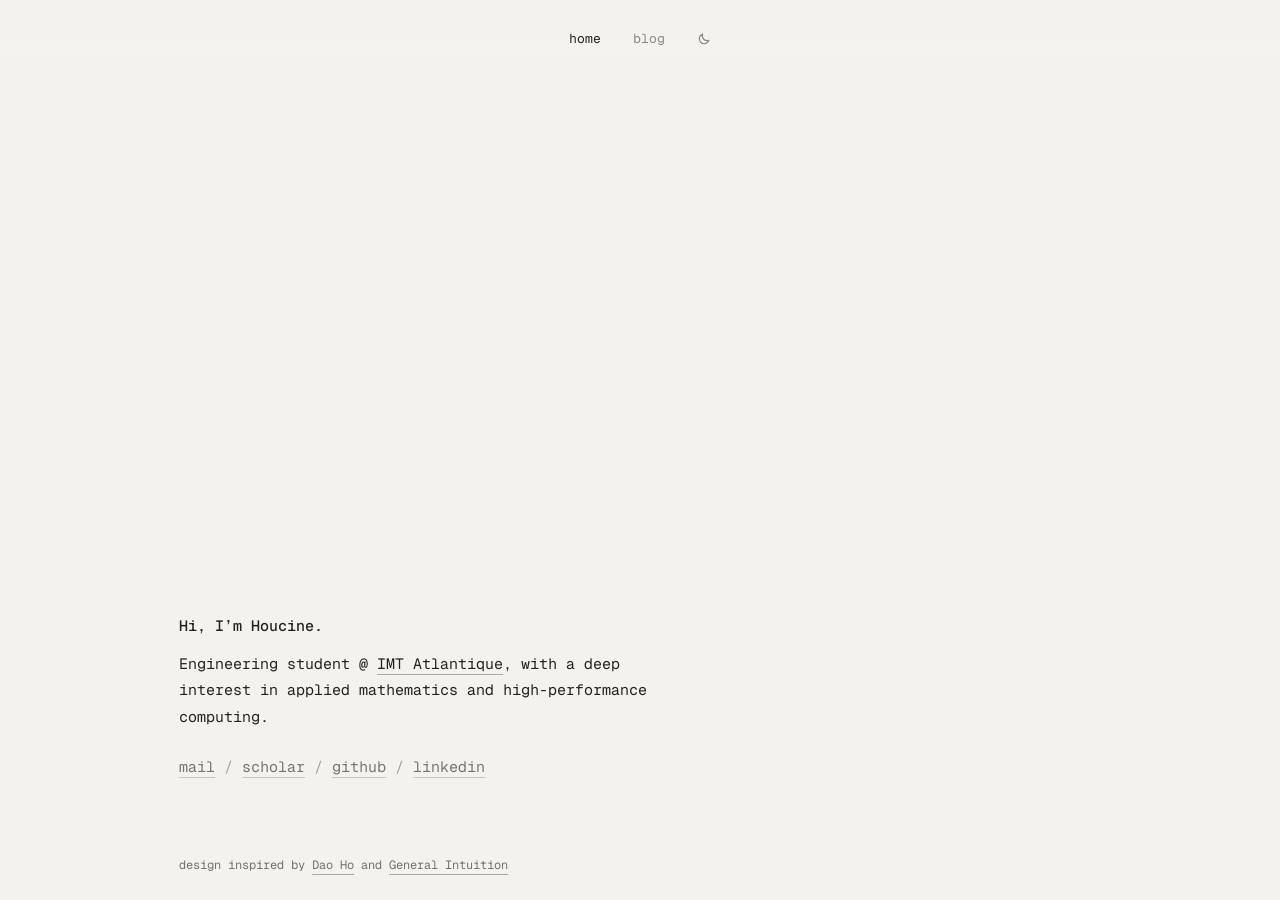
<file: index.html>
<!doctype html>
<html lang="en">
<head>
  <meta charset="utf-8">
  <meta name="viewport" content="width=device-width, initial-scale=1">
  <title>Houcine Ayoubi</title>
  <meta name="description" content="Engineering student at IMT Atlantique, interested in applied mathematics and high-performance computing.">
  <meta property="og:title" content="Houcine Ayoubi">
  <meta property="og:description" content="Engineering student at IMT Atlantique, interested in applied mathematics and high-performance computing.">
  <meta property="og:type" content="website">
  <link rel="icon" type="image/x-icon" href="assets/favicon.ico">
  <script>try{var t=localStorage.getItem('theme');if(t==='light'||t==='dark')document.documentElement.dataset.theme=t}catch(e){}</script>
  <link rel="preconnect" href="https://fonts.googleapis.com">
  <link rel="preconnect" href="https://fonts.gstatic.com" crossorigin>
  <link rel="stylesheet" href="https://fonts.googleapis.com/css2?family=Geist+Mono:wght@400;500;600&display=swap">
  <link rel="stylesheet" href="assets/css/style.css">
  <script src="assets/js/site.js" defer></script><script src="assets/js/race.js" defer></script>
</head>
<body>
  <nav class="nav" aria-label="Main" data-dim>
    <a href="./" aria-current="page">home</a><a href="blog.html">blog</a>
    <button class="theme-toggle" type="button" aria-label="Toggle dark mode"><svg class="icon-moon" viewBox="0 0 16 16" fill="none" stroke="currentColor" stroke-width="1.4" stroke-linecap="round" stroke-linejoin="round" aria-hidden="true"><path d="M13.5 9.6A5.6 5.6 0 0 1 6.4 2.5a5.6 5.6 0 1 0 7.1 7.1z"/></svg><svg class="icon-sun" viewBox="0 0 16 16" fill="none" stroke="currentColor" stroke-width="1.4" stroke-linecap="round" aria-hidden="true"><circle cx="8" cy="8" r="2.8"/><path d="M8 1.2v1.6M8 13.2v1.6M1.2 8h1.6M13.2 8h1.6M3.2 3.2l1.1 1.1M11.7 11.7l1.1 1.1M3.2 12.8l1.1-1.1M11.7 4.3l1.1-1.1"/></svg></button>
  </nav>
  <canvas id="race" data-src="assets/video/race.mp4" aria-hidden="true"></canvas>
  <main class="hero">
    <div class="intro reveal" data-avoid>
        <h1>Hi, I’m Houcine.</h1>
        <p>Engineering student @ <a href="https://www.imt-atlantique.fr/en" target="_blank" rel="noopener noreferrer">IMT Atlantique</a>, with a deep interest in applied mathematics and high-performance computing.</p>
        <p class="links"><a href="mailto:ayoubimohammedelhoucine@gmail.com">mail</a><span class="sep"> / </span><a href="https://scholar.google.com/citations?user=-7CHMbkAAAAJ&amp;hl=fr" target="_blank" rel="noopener noreferrer">scholar</a><span class="sep"> / </span><a href="https://github.com/m23ayou2" target="_blank" rel="noopener noreferrer">github</a><span class="sep"> / </span><a href="https://www.linkedin.com/in/mohammed-el-houcine-ayoubi" target="_blank" rel="noopener noreferrer">linkedin</a></p>
    </div>
    <p class="credit reveal" style="--i: 1" data-avoid>design inspired by <a href="https://www.daoho.dev/" target="_blank" rel="noopener noreferrer">Dao Ho</a> and <a href="https://www.generalintuition.com/" target="_blank" rel="noopener noreferrer">General Intuition</a></p>
  </main>
</body>
</html>
</file>
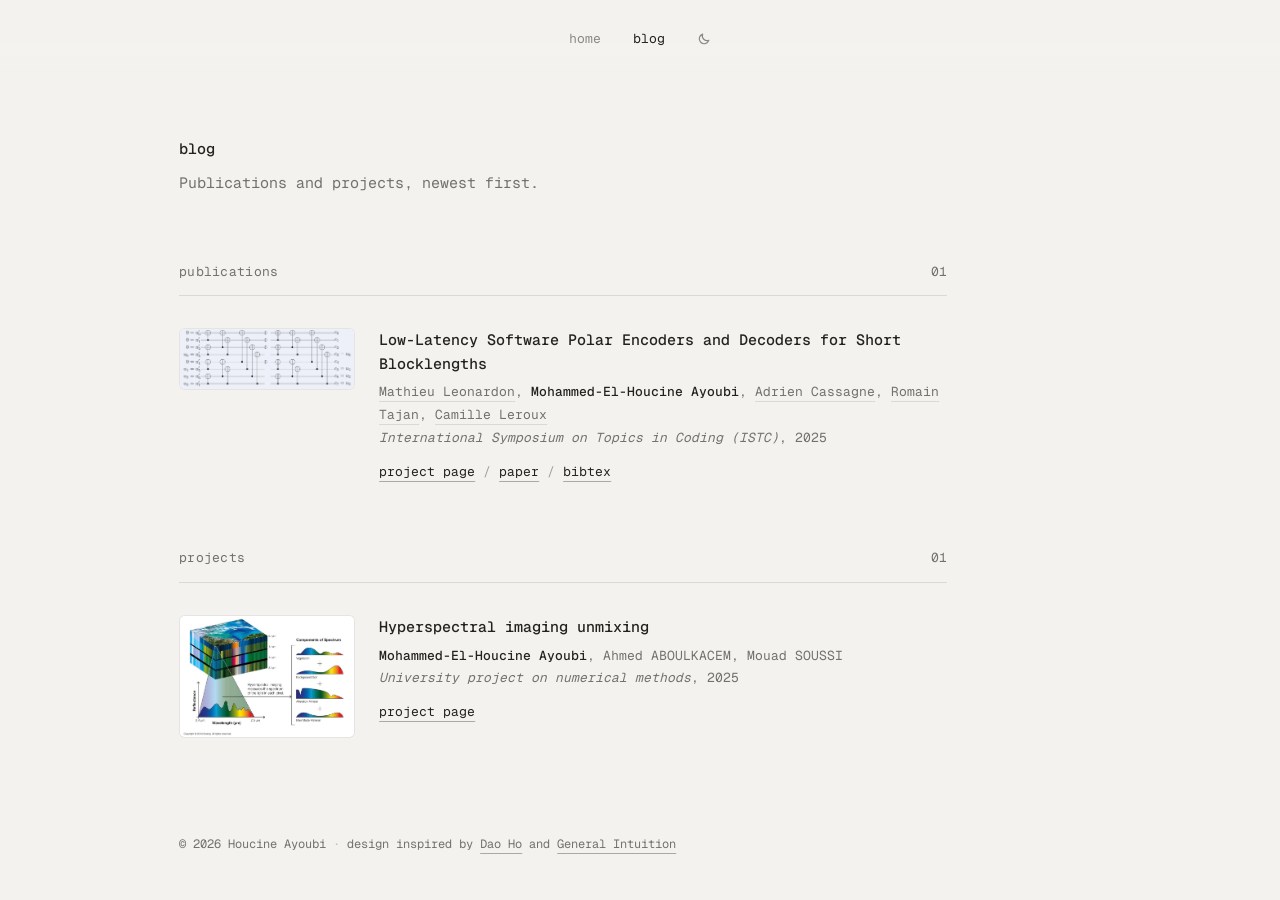
<file: blog.html>
<!doctype html>
<html lang="en">
<head>
  <meta charset="utf-8">
  <meta name="viewport" content="width=device-width, initial-scale=1">
  <title>Blog · Houcine Ayoubi</title>
  <meta name="description" content="Engineering student at IMT Atlantique, interested in applied mathematics and high-performance computing.">
  <meta property="og:title" content="Blog · Houcine Ayoubi">
  <meta property="og:description" content="Engineering student at IMT Atlantique, interested in applied mathematics and high-performance computing.">
  <meta property="og:type" content="website">
  <link rel="icon" type="image/x-icon" href="assets/favicon.ico">
  <script>try{var t=localStorage.getItem('theme');if(t==='light'||t==='dark')document.documentElement.dataset.theme=t}catch(e){}</script>
  <link rel="preconnect" href="https://fonts.googleapis.com">
  <link rel="preconnect" href="https://fonts.gstatic.com" crossorigin>
  <link rel="stylesheet" href="https://fonts.googleapis.com/css2?family=Geist+Mono:wght@400;500;600&display=swap">
  <link rel="stylesheet" href="assets/css/style.css">
  <script src="assets/js/site.js" defer></script>
</head>
<body>
  <nav class="nav" aria-label="Main" data-dim>
    <a href="./">home</a><a href="blog.html" aria-current="page">blog</a>
    <button class="theme-toggle" type="button" aria-label="Toggle dark mode"><svg class="icon-moon" viewBox="0 0 16 16" fill="none" stroke="currentColor" stroke-width="1.4" stroke-linecap="round" stroke-linejoin="round" aria-hidden="true"><path d="M13.5 9.6A5.6 5.6 0 0 1 6.4 2.5a5.6 5.6 0 1 0 7.1 7.1z"/></svg><svg class="icon-sun" viewBox="0 0 16 16" fill="none" stroke="currentColor" stroke-width="1.4" stroke-linecap="round" aria-hidden="true"><circle cx="8" cy="8" r="2.8"/><path d="M8 1.2v1.6M8 13.2v1.6M1.2 8h1.6M13.2 8h1.6M3.2 3.2l1.1 1.1M11.7 11.7l1.1 1.1M3.2 12.8l1.1-1.1M11.7 4.3l1.1-1.1"/></svg></button>
  </nav>
  <main class="page">
    <header class="page-head reveal">
      <h1>blog</h1>
      <p>Publications and projects, newest first.</p>
    </header>
    <div class="reveal" style="--i: 1">
      
      <section class="section">
        <h2><span>publications</span><span>01</span></h2>
        <ol class="entries"><li class="entry" id="Leonardon2025Polar"><a class="thumb" href="https://2025.istc-conf.org/program/implementation-competition-awards/" target="_blank" rel="noopener noreferrer" tabindex="-1" aria-hidden="true"><img src="assets/img/publications/enc.png" alt="" loading="lazy"></a><div><h3><a href="https://2025.istc-conf.org/program/implementation-competition-awards/" target="_blank" rel="noopener noreferrer">Low-Latency Software Polar Encoders and Decoders for Short Blocklengths</a></h3><p class="authors"><a href="https://www.mathieuleonardon.com/" target="_blank" rel="noopener noreferrer">Mathieu Leonardon</a>, <span class="me">Mohammed-El-Houcine Ayoubi</span>, <a href="https://largo.lip6.fr/~cassagnea/" target="_blank" rel="noopener noreferrer">Adrien Cassagne</a>, <a href="https://rtajan.github.io/teaching/" target="_blank" rel="noopener noreferrer">Romain Tajan</a>, <a href="https://scholar.google.com/citations?user=EBYOGZAAAAAJ&amp;hl=en" target="_blank" rel="noopener noreferrer">Camille Leroux</a></p><p class="venue"><em>International Symposium on Topics in Coding (ISTC)</em>, 2025</p><p class="artefacts"><a href="https://2025.istc-conf.org/program/implementation-competition-awards/" target="_blank" rel="noopener noreferrer">project page</a><span class="sep"> / </span><a href="https://www.arxiv.org/abs/2507.04734" target="_blank" rel="noopener noreferrer">paper</a><span class="sep"> / </span><button class="link-button" type="button" data-bib aria-expanded="false" aria-controls="bib-Leonardon2025Polar">bibtex</button></p><div class="bib" id="bib-Leonardon2025Polar" hidden><button class="copy" type="button">copy</button><pre>@InProceedings{Leonardon2025Polar,
  author = {Mathieu Leonardon and Mohammed-El-Houcine Ayoubi and Adrien Cassagne and Romain Tajan and Camille Leroux},
  title = {Low-Latency Software Polar Encoders and Decoders for Short Blocklengths},
  booktitle = {International Symposium on Topics in Coding (ISTC)},
  year = {2025},
}</pre></div></div></li></ol>
      </section>
      
      <section class="section">
        <h2><span>projects</span><span>01</span></h2>
        <ol class="entries"><li class="entry" id="Ayoubi2025Unmixing"><a class="thumb" href="https://m23ayou2.github.io/hyperspectral_imaging_unmixing/" target="_blank" rel="noopener noreferrer" tabindex="-1" aria-hidden="true"><img src="assets/img/projects/unmix.png" alt="" loading="lazy"></a><div><h3><a href="https://m23ayou2.github.io/hyperspectral_imaging_unmixing/" target="_blank" rel="noopener noreferrer">Hyperspectral imaging unmixing</a></h3><p class="authors"><span class="me">Mohammed-El-Houcine Ayoubi</span>, Ahmed ABOULKACEM, Mouad SOUSSI</p><p class="venue"><em>University project on numerical methods</em>, 2025</p><p class="artefacts"><a href="https://m23ayou2.github.io/hyperspectral_imaging_unmixing/" target="_blank" rel="noopener noreferrer">project page</a></p></div></li></ol>
      </section>
      
    </div>
  </main>
  <footer class="site-footer">© 2026 Houcine Ayoubi<span class="sep"> · </span>design inspired by <a href="https://www.daoho.dev/" target="_blank" rel="noopener noreferrer">Dao Ho</a> and <a href="https://www.generalintuition.com/" target="_blank" rel="noopener noreferrer">General Intuition</a></footer>
</body>
</html>
</file>
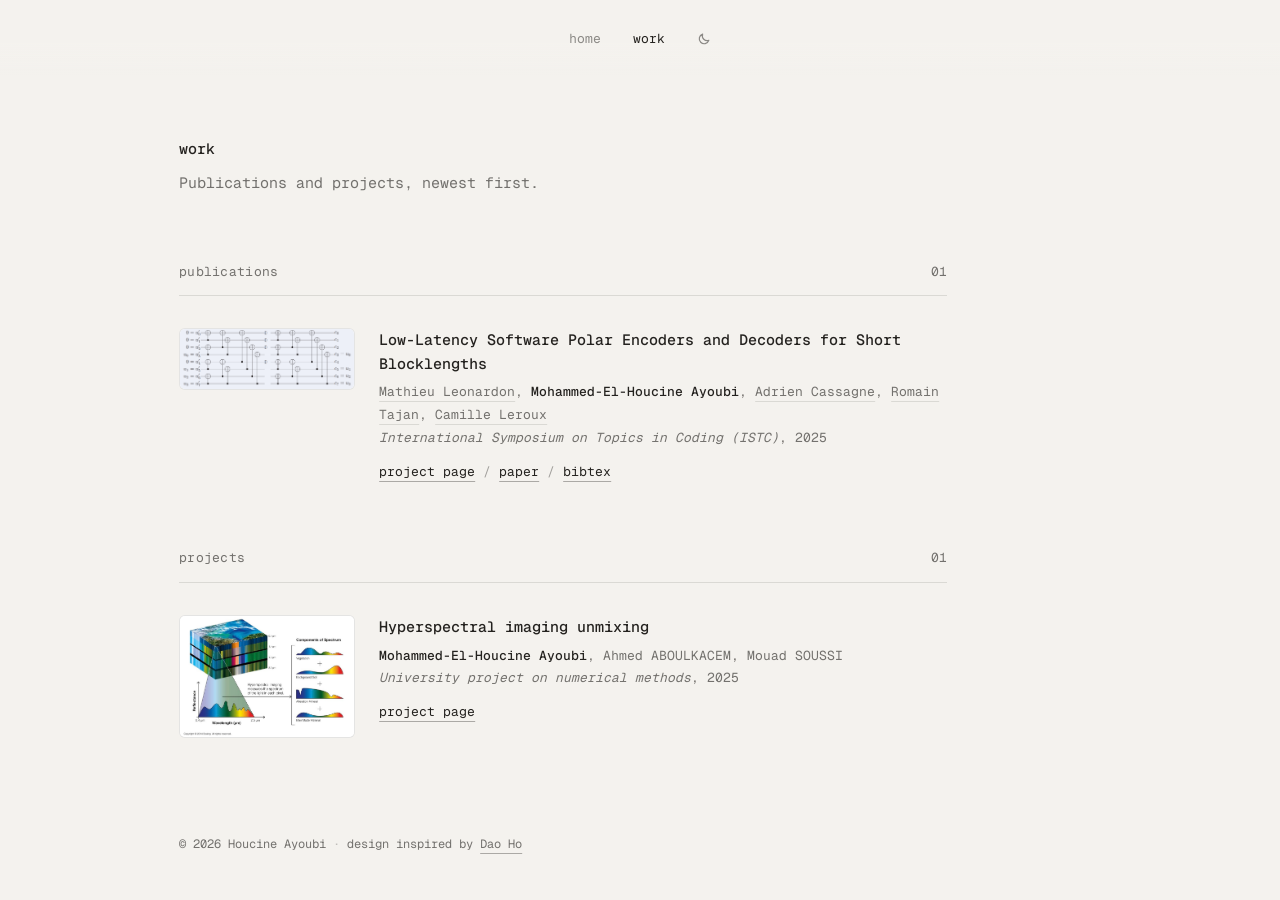
<file: work.html>
<!doctype html>
<html lang="en">
<head>
  <meta charset="utf-8">
  <meta name="viewport" content="width=device-width, initial-scale=1">
  <title>Work · Houcine Ayoubi</title>
  <meta name="description" content="Engineering student at IMT Atlantique, interested in applied mathematics and high-performance computing.">
  <meta property="og:title" content="Work · Houcine Ayoubi">
  <meta property="og:description" content="Engineering student at IMT Atlantique, interested in applied mathematics and high-performance computing.">
  <meta property="og:type" content="website">
  <link rel="icon" type="image/x-icon" href="assets/favicon.ico">
  <script>try{var t=localStorage.getItem('theme');if(t==='light'||t==='dark')document.documentElement.dataset.theme=t}catch(e){}</script>
  <link rel="preconnect" href="https://fonts.googleapis.com">
  <link rel="preconnect" href="https://fonts.gstatic.com" crossorigin>
  <link rel="stylesheet" href="https://fonts.googleapis.com/css2?family=Geist+Mono:wght@400;500;600&display=swap">
  <link rel="stylesheet" href="assets/css/style.css">
  <script src="assets/js/site.js" defer></script>
</head>
<body>
  <nav class="nav" aria-label="Main" data-dim>
    <a href="./">home</a><a href="work.html" aria-current="page">work</a>
    <button class="theme-toggle" type="button" aria-label="Toggle dark mode"><svg class="icon-moon" viewBox="0 0 16 16" fill="none" stroke="currentColor" stroke-width="1.4" stroke-linecap="round" stroke-linejoin="round" aria-hidden="true"><path d="M13.5 9.6A5.6 5.6 0 0 1 6.4 2.5a5.6 5.6 0 1 0 7.1 7.1z"/></svg><svg class="icon-sun" viewBox="0 0 16 16" fill="none" stroke="currentColor" stroke-width="1.4" stroke-linecap="round" aria-hidden="true"><circle cx="8" cy="8" r="2.8"/><path d="M8 1.2v1.6M8 13.2v1.6M1.2 8h1.6M13.2 8h1.6M3.2 3.2l1.1 1.1M11.7 11.7l1.1 1.1M3.2 12.8l1.1-1.1M11.7 4.3l1.1-1.1"/></svg></button>
  </nav>
  <main class="page">
    <header class="page-head reveal">
      <h1>work</h1>
      <p>Publications and projects, newest first.</p>
    </header>
    <div class="reveal" style="--i: 1">
      
      <section class="section">
        <h2><span>publications</span><span>01</span></h2>
        <ol class="entries"><li class="entry" id="Leonardon2025Polar"><a class="thumb" href="https://2025.istc-conf.org/program/implementation-competition-awards/" target="_blank" rel="noopener noreferrer" tabindex="-1" aria-hidden="true"><img src="assets/img/publications/enc.png" alt="" loading="lazy"></a><div><h3><a href="https://2025.istc-conf.org/program/implementation-competition-awards/" target="_blank" rel="noopener noreferrer">Low-Latency Software Polar Encoders and Decoders for Short Blocklengths</a></h3><p class="authors"><a href="https://www.mathieuleonardon.com/" target="_blank" rel="noopener noreferrer">Mathieu Leonardon</a>, <span class="me">Mohammed-El-Houcine Ayoubi</span>, <a href="https://largo.lip6.fr/~cassagnea/" target="_blank" rel="noopener noreferrer">Adrien Cassagne</a>, <a href="https://rtajan.github.io/teaching/" target="_blank" rel="noopener noreferrer">Romain Tajan</a>, <a href="https://scholar.google.com/citations?user=EBYOGZAAAAAJ&amp;hl=en" target="_blank" rel="noopener noreferrer">Camille Leroux</a></p><p class="venue"><em>International Symposium on Topics in Coding (ISTC)</em>, 2025</p><p class="artefacts"><a href="https://2025.istc-conf.org/program/implementation-competition-awards/" target="_blank" rel="noopener noreferrer">project page</a><span class="sep"> / </span><a href="https://www.arxiv.org/abs/2507.04734" target="_blank" rel="noopener noreferrer">paper</a><span class="sep"> / </span><button class="link-button" type="button" data-bib aria-expanded="false" aria-controls="bib-Leonardon2025Polar">bibtex</button></p><div class="bib" id="bib-Leonardon2025Polar" hidden><button class="copy" type="button">copy</button><pre>@InProceedings{Leonardon2025Polar,
  author = {Mathieu Leonardon and Mohammed-El-Houcine Ayoubi and Adrien Cassagne and Romain Tajan and Camille Leroux},
  title = {Low-Latency Software Polar Encoders and Decoders for Short Blocklengths},
  booktitle = {International Symposium on Topics in Coding (ISTC)},
  year = {2025},
}</pre></div></div></li></ol>
      </section>
      
      <section class="section">
        <h2><span>projects</span><span>01</span></h2>
        <ol class="entries"><li class="entry" id="Ayoubi2025Unmixing"><a class="thumb" href="https://m23ayou2.github.io/hyperspectral_imaging_unmixing/" target="_blank" rel="noopener noreferrer" tabindex="-1" aria-hidden="true"><img src="assets/img/projects/unmix.png" alt="" loading="lazy"></a><div><h3><a href="https://m23ayou2.github.io/hyperspectral_imaging_unmixing/" target="_blank" rel="noopener noreferrer">Hyperspectral imaging unmixing</a></h3><p class="authors"><span class="me">Mohammed-El-Houcine Ayoubi</span>, Ahmed ABOULKACEM, Mouad SOUSSI</p><p class="venue"><em>University project on numerical methods</em>, 2025</p><p class="artefacts"><a href="https://m23ayou2.github.io/hyperspectral_imaging_unmixing/" target="_blank" rel="noopener noreferrer">project page</a></p></div></li></ol>
      </section>
      
    </div>
  </main>
  <footer class="site-footer">© 2026 Houcine Ayoubi<span class="sep"> · </span>design inspired by <a href="https://www.daoho.dev/" target="_blank" rel="noopener noreferrer">Dao Ho</a></footer>
</body>
</html>
</file>
<file: assets/css/style.css>
/* Cross-page fade between home and blog (progressive enhancement). */
@view-transition { navigation: auto; }

:root {
  --bg: #f4f2ee;
  --fg: #24221f;
  --muted: color-mix(in srgb, var(--fg) 62%, transparent);
  --line: color-mix(in srgb, var(--fg) 35%, transparent);
  --faint: color-mix(in srgb, var(--fg) 12%, transparent);
  --wash: color-mix(in srgb, var(--fg) 5%, transparent);
  --gutter: clamp(1.25rem, 14vw, 18rem);
  color-scheme: light;
}

@media (prefers-color-scheme: dark) {
  :root:not([data-theme="light"]) {
    --bg: #181715;
    --fg: #f3eee6;
    --muted: color-mix(in srgb, var(--fg) 55%, transparent);
    color-scheme: dark;
  }
}

:root[data-theme="dark"] {
  --bg: #181715;
  --fg: #f3eee6;
  --muted: color-mix(in srgb, var(--fg) 55%, transparent);
  color-scheme: dark;
}

* { box-sizing: border-box; }

html { -webkit-text-size-adjust: 100%; }

body {
  margin: 0;
  background: var(--bg);
  color: var(--fg);
  font: 400 15px/1.75 "Geist Mono", ui-monospace, SFMono-Regular, Menlo, Consolas, monospace;
  overflow-x: clip;
  -webkit-font-smoothing: antialiased;
  transition: background-color .3s ease, color .3s ease;
}

@media (max-width: 640px) {
  body { font-size: 14px; }
}

a {
  color: inherit;
  text-decoration: underline 1px var(--line);
  text-underline-offset: 5px;
  transition: text-decoration-color .15s, opacity .15s;
}

a:hover, a:focus-visible { text-decoration-color: currentColor; }

:focus-visible { outline: 1px dashed currentColor; outline-offset: 4px; }

::selection { background: var(--fg); color: var(--bg); }

/* ---------- nav ---------- */

.nav {
  position: fixed;
  inset: 0 0 auto;
  z-index: 30;
  display: flex;
  align-items: center;
  justify-content: center;
  gap: 2rem;
  padding: 1.75rem 1rem 1.5rem;
  font-size: 13px;
  background: linear-gradient(var(--bg) 55%, transparent);
  view-transition-name: nav;
}

.nav a, .theme-toggle {
  opacity: .5;
  text-decoration: none;
  transition: opacity .15s;
}

.nav a:hover, .nav a:focus-visible, .nav a[aria-current="page"],
.theme-toggle:hover, .theme-toggle:focus-visible { opacity: 1; }

.theme-toggle {
  display: inline-flex;
  padding: 6px;
  margin: -6px;
  border: 0;
  background: none;
  color: inherit;
  cursor: pointer;
}

.theme-toggle svg { width: 14px; height: 14px; }

.icon-sun { display: none; }

@media (prefers-color-scheme: dark) {
  :root:not([data-theme="light"]) .icon-sun { display: block; }
  :root:not([data-theme="light"]) .icon-moon { display: none; }
}

:root[data-theme="dark"] .icon-sun { display: block; }
:root[data-theme="dark"] .icon-moon { display: none; }

/* ---------- home ---------- */

#race {
  position: fixed;
  inset: 0;
  width: 100%;
  height: 100%;
  pointer-events: none;
  opacity: 0;
  transition: opacity 1.2s ease;
}

#race.ready { opacity: 1; }

.hero {
  position: relative;
  z-index: 10;
  display: flex;
  flex-direction: column;
  justify-content: flex-end;
  gap: 2.5rem;
  min-height: 100vh;
  min-height: 100dvh;
  padding: 7rem var(--gutter) clamp(3rem, 12vh, 8rem);
}

.intro { width: fit-content; max-width: 32rem; }

.intro h1 { margin: 0 0 .75rem; font-size: inherit; font-weight: 500; }

.intro p { margin: 0 0 .75rem; }

.links { margin-top: 1.5rem !important; }

.links a { opacity: .6; }

.links a:hover, .links a:focus-visible { opacity: 1; }

.sep { opacity: .4; }

.credit {
  position: absolute;
  left: var(--gutter);
  bottom: 1.5rem;
  margin: 0;
  color: var(--muted);
  font-size: 12px;
}

.reveal {
  animation: rise .9s cubic-bezier(.2, .7, .2, 1) both;
  animation-delay: calc(var(--i, 0) * 140ms + 80ms);
}

@keyframes rise { from { opacity: 0; transform: translateY(10px); } }

/* ---------- blog ---------- */

.page { padding: 8.5rem var(--gutter) 2rem; }

.page > * { max-width: 48rem; }

.page-head h1 { margin: 0 0 .5rem; font-size: inherit; font-weight: 500; }

.page-head p { margin: 0; color: var(--muted); }

.section { margin-top: 4rem; }

.section h2 {
  display: flex;
  justify-content: space-between;
  margin: 0 0 2rem;
  padding-bottom: .75rem;
  border-bottom: 1px solid var(--faint);
  color: var(--muted);
  font-size: 13px;
  font-weight: 400;
  letter-spacing: .02em;
}

.entries { display: grid; gap: 2.75rem; margin: 0; padding: 0; list-style: none; }

.entry {
  display: grid;
  grid-template-columns: 11rem 1fr;
  gap: 1.5rem;
  align-items: start;
  scroll-margin-top: 7rem;
}

.entry > div { min-width: 0; }

.thumb {
  display: block;
  overflow: hidden;
  border: 1px solid var(--faint);
  border-radius: 6px;
  background: #fff;
}

.thumb img { display: block; width: 100%; height: auto; transition: transform .4s ease; }

.thumb:hover img { transform: scale(1.04); }

.entry h3 { margin: 0 0 .4rem; font-size: inherit; font-weight: 500; line-height: 1.55; }

.entry h3 a { text-decoration-color: transparent; }

.entry h3 a:hover, .entry h3 a:focus-visible, .entry:target h3 a { text-decoration-color: currentColor; }

.entry p { margin: 0; }

.authors, .venue { color: var(--muted); font-size: 13px; }

.authors a { text-decoration-color: var(--faint); }

.me { color: var(--fg); font-weight: 500; }

.award { color: var(--fg); font-size: 12px; }

.artefacts { margin-top: .7rem !important; font-size: 13px; }

.link-button {
  padding: 0;
  border: 0;
  background: none;
  color: inherit;
  font: inherit;
  text-decoration: underline 1px var(--line);
  text-underline-offset: 5px;
  cursor: pointer;
}

.link-button:hover, .link-button:focus-visible { text-decoration-color: currentColor; }

.bib { position: relative; margin-top: .9rem; }

.bib pre {
  margin: 0;
  padding: .9rem 1rem;
  overflow-x: auto;
  border-radius: 6px;
  background: var(--wash);
  font: 12px/1.6 "Geist Mono", ui-monospace, SFMono-Regular, Menlo, Consolas, monospace;
}

.copy {
  position: absolute;
  top: .55rem;
  right: .6rem;
  padding: .15rem .5rem;
  border: 1px solid var(--faint);
  border-radius: 4px;
  background: var(--bg);
  color: var(--muted);
  font: inherit;
  font-size: 11px;
  cursor: pointer;
}

.copy:hover, .copy:focus-visible { color: var(--fg); }

@media (max-width: 640px) {
  .entry { grid-template-columns: 1fr; gap: 1rem; }
  .thumb { max-width: 22rem; }
}

.site-footer { padding: 4rem var(--gutter) 2.5rem; color: var(--muted); font-size: 12px; }

@media (prefers-reduced-motion: reduce) {
  .reveal { animation: none; }
  #race { transition: none; }
  ::view-transition-group(*), ::view-transition-old(*), ::view-transition-new(*) { animation: none !important; }
}
</file>
